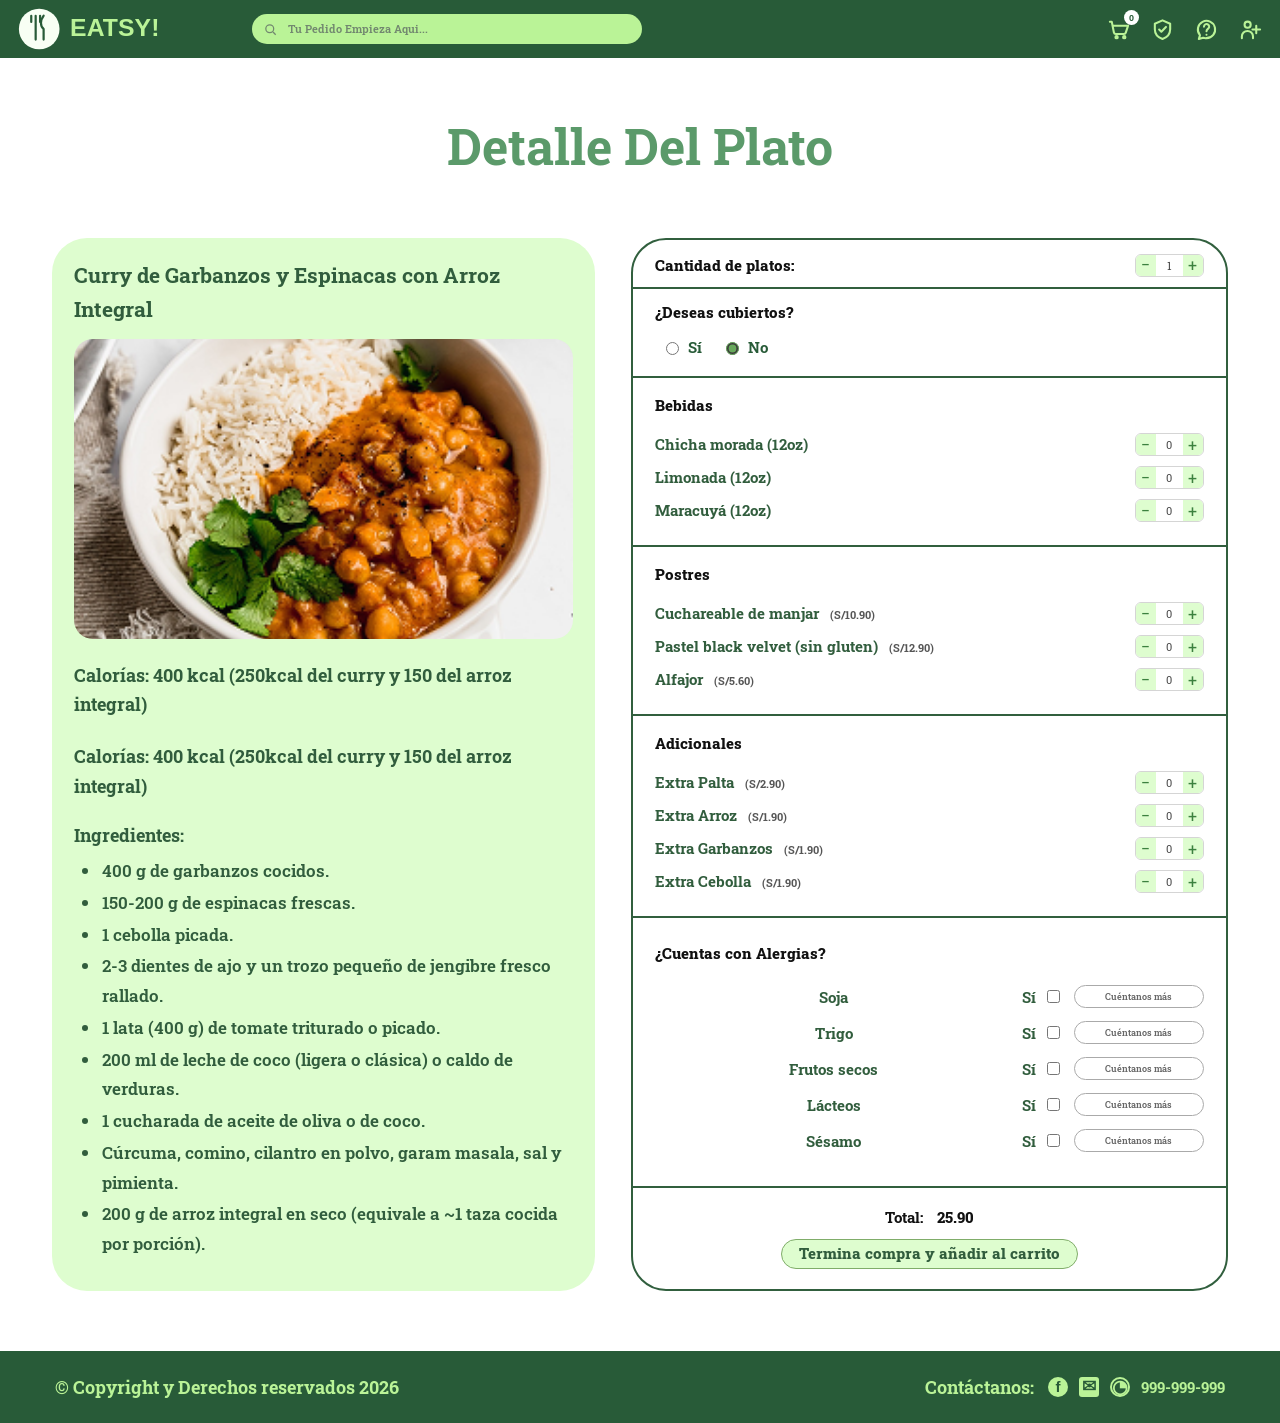
<file: detalle-plato.html>
<!doctype html>
<html lang="es">
<head>
  <meta charset="utf-8">
  <meta name="viewport" content="width=device-width, initial-scale=1">
  <meta name="description" content="Personaliza tu plato de curry de garbanzos y espinacas con arroz integral.">
  <title>EATSY! | Detalle del plato</title>
  <link rel="preconnect" href="https://fonts.googleapis.com"><link rel="preconnect" href="https://fonts.gstatic.com" crossorigin>
  <link href="https://fonts.googleapis.com/css2?family=Roboto+Slab:wght@400;500;600;700;800&display=swap" rel="stylesheet">
  <link rel="stylesheet" href="css/styles.css"><script src="js/main.js" defer></script>
</head>
<body class="page-detail" data-page="detail">
  <header class="site-header">
    <a class="brand" href="index.html" aria-label="EATSY, ir al inicio"><img class="brand-image" src="img/logo-eatsy.svg" alt="EATSY!"></a>
    <label class="search-box"><svg viewBox="0 0 24 24" aria-hidden="true"><circle cx="10.8" cy="10.8" r="6.3"/><path d="m16 16 4.3 4.3"/></svg><input type="search" class="site-search" placeholder="Tu Pedido Empieza Aqui..." aria-label="Buscar platos"></label>
    <nav class="header-actions" aria-label="Accesos rápidos">
      <a href="pago.html" aria-label="Carrito y pago" class="header-icon cart-icon"><svg viewBox="0 0 24 24"><path d="M3 4h2l2.2 11.1a2 2 0 0 0 2 1.6h8.5a2 2 0 0 0 1.9-1.4L22 8H7"/><circle cx="10" cy="20" r="1.2"/><circle cx="18" cy="20" r="1.2"/></svg><span class="cart-count" aria-live="polite">0</span></a>
      <a href="index.html#transparencia" aria-label="Opciones nutricionales" class="header-icon"><svg viewBox="0 0 24 24"><path d="M12 2.5 20 6v5.8c0 5.1-3.3 8.5-8 10.2-4.7-1.7-8-5.1-8-10.2V6z"/><path d="m8.5 12 2.3 2.3 4.8-5"/></svg></a>
      <a href="planes.html" aria-label="Ayuda e información" class="header-icon"><svg viewBox="0 0 24 24"><path d="M12 21a9 9 0 1 0-6.8-3.1L4 22l4.5-1.3A9 9 0 0 0 12 21Z"/><path d="M9.4 9a2.7 2.7 0 1 1 4.7 1.8c-1.2 1.1-2.1 1.5-2.1 3M12 17.4v.1"/></svg></a>
      <a href="login.html" aria-label="Mi cuenta" class="header-icon"><svg viewBox="0 0 24 24"><circle cx="9" cy="7" r="3.2"/><path d="M3 21v-1.7a5.8 5.8 0 0 1 11.6 0V21M18 8v8M14 12h8"/></svg></a>
    </nav>
  </header>
  <main class="detail-main content-width">
    <h1 class="detail-title">Detalle Del Plato</h1>
    <div class="detail-layout">
      <article class="dish-info-panel">
        <h2>Curry de Garbanzos y Espinacas con Arroz Integral</h2>
        <img class="dish-main-image" src="img/Imagen-1.webp" alt="Curry de garbanzos acompañado de arroz integral">        <p class="calories"><strong>Calorías:</strong> 400 kcal (250kcal del curry y 150 del arroz integral)</p>
        <p class="calories"><strong>Calorías:</strong> 400 kcal (250kcal del curry y 150 del arroz integral)</p>
        <h3>Ingredientes:</h3>
        <ul class="ingredients-list">
          <li>400 g de garbanzos cocidos.</li>
          <li>150-200 g de espinacas frescas.</li>
          <li>1 cebolla picada.</li>
          <li>2-3 dientes de ajo y un trozo pequeño de jengibre fresco rallado.</li>
          <li>1 lata (400 g) de tomate triturado o picado.</li>
          <li>200 ml de leche de coco (ligera o clásica) o caldo de verduras.</li>
          <li>1 cucharada de aceite de oliva o de coco.</li>
          <li>Cúrcuma, comino, cilantro en polvo, garam masala, sal y pimienta.</li>
          <li>200 g de arroz integral en seco (equivale a ~1 taza cocida por porción).</li>
        </ul>
      </article>

      <form class="customize-panel" id="dish-form">
        <section class="customize-group quantity-top">
          <div class="dish-quantity-row"><label for="dish-quantity">Cantidad de platos:</label><div class="quantity-control"><button type="button" data-qty-change="-1" data-target="dish-quantity" aria-label="Restar un plato">−</button><input id="dish-quantity" type="number" min="1" max="20" value="1" data-price="25.90"><button type="button" data-qty-change="1" data-target="dish-quantity" aria-label="Añadir un plato">+</button></div></div>
          <div class="cutlery-row"><span>¿Deseas cubiertos?</span><label><input type="radio" name="cutlery" value="Sí"> Sí</label><label><input type="radio" name="cutlery" value="No" checked> No</label></div>
        </section>
        <section class="customize-group">
          <h2>Bebidas</h2>
          <div class="option-row"><label for="drink-chicha">Chicha morada (12oz)</label><div class="quantity-control"><button type="button" data-qty-change="-1" data-target="drink-chicha" aria-label="Quitar chicha">−</button><input id="drink-chicha" type="number" min="0" max="20" value="0" data-price="5.00" data-addon><button type="button" data-qty-change="1" data-target="drink-chicha" aria-label="Añadir chicha">+</button></div></div>
          <div class="option-row"><label for="drink-limonada">Limonada (12oz)</label><div class="quantity-control"><button type="button" data-qty-change="-1" data-target="drink-limonada" aria-label="Quitar limonada">−</button><input id="drink-limonada" type="number" min="0" max="20" value="0" data-price="5.00" data-addon><button type="button" data-qty-change="1" data-target="drink-limonada" aria-label="Añadir limonada">+</button></div></div>
          <div class="option-row"><label for="drink-maracuya">Maracuyá (12oz)</label><div class="quantity-control"><button type="button" data-qty-change="-1" data-target="drink-maracuya" aria-label="Quitar maracuyá">−</button><input id="drink-maracuya" type="number" min="0" max="20" value="0" data-price="5.00" data-addon><button type="button" data-qty-change="1" data-target="drink-maracuya" aria-label="Añadir maracuyá">+</button></div></div>
        </section>
        <section class="customize-group">
          <h2>Postres</h2>
          <div class="option-row"><label for="dessert-manjar">Cuchareable de manjar <small>(S/10.90)</small></label><div class="quantity-control"><button type="button" data-qty-change="-1" data-target="dessert-manjar" aria-label="Quitar cuchareable">−</button><input id="dessert-manjar" type="number" min="0" max="20" value="0" data-price="10.90" data-addon><button type="button" data-qty-change="1" data-target="dessert-manjar" aria-label="Añadir cuchareable">+</button></div></div>
          <div class="option-row"><label for="dessert-cake">Pastel black velvet (sin gluten) <small>(S/12.90)</small></label><div class="quantity-control"><button type="button" data-qty-change="-1" data-target="dessert-cake" aria-label="Quitar pastel">−</button><input id="dessert-cake" type="number" min="0" max="20" value="0" data-price="12.90" data-addon><button type="button" data-qty-change="1" data-target="dessert-cake" aria-label="Añadir pastel">+</button></div></div>
          <div class="option-row"><label for="dessert-alfajor">Alfajor <small>(S/5.60)</small></label><div class="quantity-control"><button type="button" data-qty-change="-1" data-target="dessert-alfajor" aria-label="Quitar alfajor">−</button><input id="dessert-alfajor" type="number" min="0" max="20" value="0" data-price="5.60" data-addon><button type="button" data-qty-change="1" data-target="dessert-alfajor" aria-label="Añadir alfajor">+</button></div></div>
        </section>
        <section class="customize-group">
          <h2>Adicionales</h2>
          <div class="option-row"><label for="extra-palta">Extra Palta <small>(S/2.90)</small></label><div class="quantity-control"><button type="button" data-qty-change="-1" data-target="extra-palta" aria-label="Quitar palta">−</button><input id="extra-palta" type="number" min="0" max="20" value="0" data-price="2.90" data-addon><button type="button" data-qty-change="1" data-target="extra-palta" aria-label="Añadir palta">+</button></div></div>
          <div class="option-row"><label for="extra-arroz">Extra Arroz <small>(S/1.90)</small></label><div class="quantity-control"><button type="button" data-qty-change="-1" data-target="extra-arroz" aria-label="Quitar arroz">−</button><input id="extra-arroz" type="number" min="0" max="20" value="0" data-price="1.90" data-addon><button type="button" data-qty-change="1" data-target="extra-arroz" aria-label="Añadir arroz">+</button></div></div>
          <div class="option-row"><label for="extra-garbanzos">Extra Garbanzos <small>(S/1.90)</small></label><div class="quantity-control"><button type="button" data-qty-change="-1" data-target="extra-garbanzos" aria-label="Quitar garbanzos">−</button><input id="extra-garbanzos" type="number" min="0" max="20" value="0" data-price="1.90" data-addon><button type="button" data-qty-change="1" data-target="extra-garbanzos" aria-label="Añadir garbanzos">+</button></div></div>
          <div class="option-row"><label for="extra-cebolla">Extra Cebolla <small>(S/1.90)</small></label><div class="quantity-control"><button type="button" data-qty-change="-1" data-target="extra-cebolla" aria-label="Quitar cebolla">−</button><input id="extra-cebolla" type="number" min="0" max="20" value="0" data-price="1.90" data-addon><button type="button" data-qty-change="1" data-target="extra-cebolla" aria-label="Añadir cebolla">+</button></div></div>
        </section>
        <section class="customize-group allergies-group">
          <h2>¿Cuentas con Alergias?</h2>
          <div class="allergy-row"><label for="allergy-soy">Soja</label><label class="allergy-check">Sí <input id="allergy-soy" type="checkbox"></label><button class="more-button" type="button" data-allergy-note="note-soy">Cuéntanos más</button><input id="note-soy" class="allergy-note" type="text" placeholder="Cuéntanos más sobre tu alergia" hidden></div>
          <div class="allergy-row"><label for="allergy-wheat">Trigo</label><label class="allergy-check">Sí <input id="allergy-wheat" type="checkbox"></label><button class="more-button" type="button" data-allergy-note="note-wheat">Cuéntanos más</button><input id="note-wheat" class="allergy-note" type="text" placeholder="Cuéntanos más sobre tu alergia" hidden></div>
          <div class="allergy-row"><label for="allergy-nuts">Frutos secos</label><label class="allergy-check">Sí <input id="allergy-nuts" type="checkbox"></label><button class="more-button" type="button" data-allergy-note="note-nuts">Cuéntanos más</button><input id="note-nuts" class="allergy-note" type="text" placeholder="Cuéntanos más sobre tu alergia" hidden></div>
          <div class="allergy-row"><label for="allergy-dairy">Lácteos</label><label class="allergy-check">Sí <input id="allergy-dairy" type="checkbox"></label><button class="more-button" type="button" data-allergy-note="note-dairy">Cuéntanos más</button><input id="note-dairy" class="allergy-note" type="text" placeholder="Cuéntanos más sobre tu alergia" hidden></div>
          <div class="allergy-row"><label for="allergy-sesame">Sésamo</label><label class="allergy-check">Sí <input id="allergy-sesame" type="checkbox"></label><button class="more-button" type="button" data-allergy-note="note-sesame">Cuéntanos más</button><input id="note-sesame" class="allergy-note" type="text" placeholder="Cuéntanos más sobre tu alergia" hidden></div>
        </section>
        <div class="order-total"><p><strong>Total:</strong> <output id="total-price" aria-live="polite">25.90</output></p><button type="submit" class="checkout-button">Termina compra y añadir al carrito</button></div>
      </form>
    </div>
  </main>
  <footer class="site-footer"><p>© Copyright y Derechos reservados 2026</p><div class="footer-contact"><strong>Contáctanos:</strong><a class="social-icon" href="https://www.facebook.com/" aria-label="Facebook">f</a><a class="social-icon mail-social" href="mailto:hola@eatsy.example" aria-label="Correo">✉</a><a class="social-icon whatsapp-social" href="https://wa.me/51999999999" aria-label="WhatsApp">◔</a><a href="tel:+51999999999" class="phone-link">999-999-999</a></div></footer>
</body>
</html>
</file>
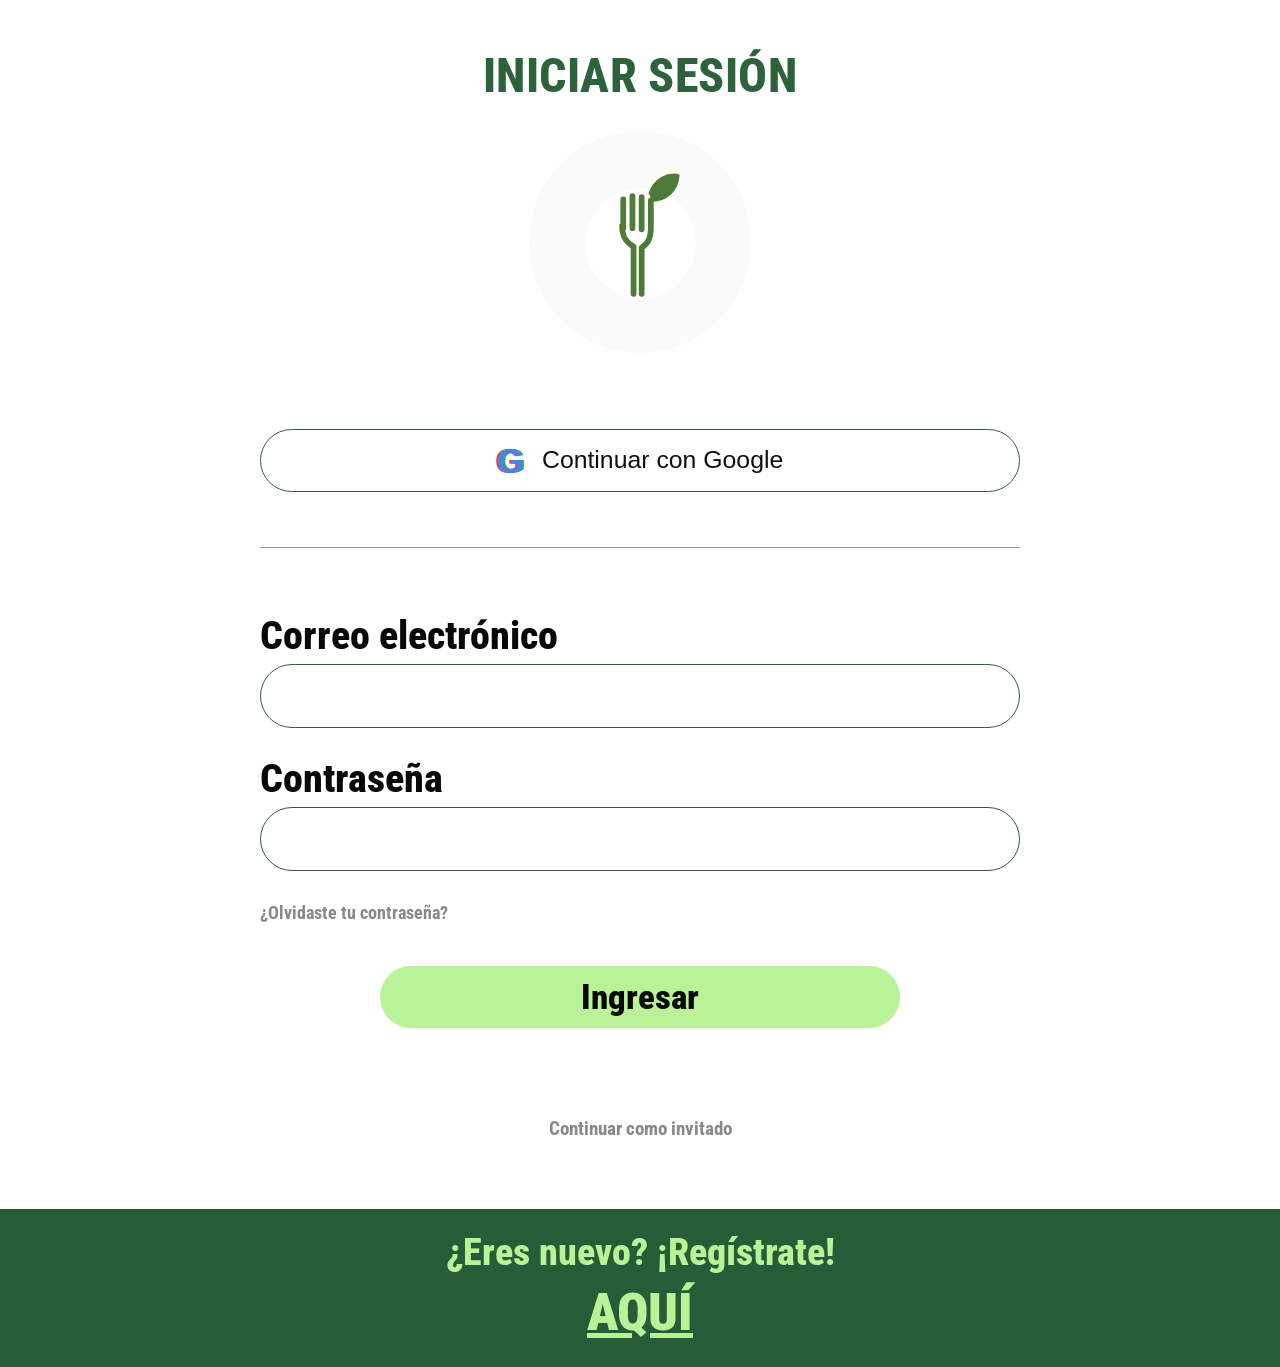
<file: login.html>
<!doctype html>
<html lang="es">
<head>
  <meta charset="utf-8">
  <meta name="viewport" content="width=device-width, initial-scale=1">
  <meta name="description" content="Inicia sesión en EATSY! para continuar tu pedido.">
  <title>EATSY! | Iniciar sesión</title>
  <link rel="preconnect" href="https://fonts.googleapis.com">
  <link rel="preconnect" href="https://fonts.gstatic.com" crossorigin>
  <link href="https://fonts.googleapis.com/css2?family=Roboto+Condensed:wght@400;500;600;700;800;900&family=Roboto+Slab:wght@400;500;600;700;800&display=swap" rel="stylesheet">
  <link rel="stylesheet" href="css/styles.css">
  <script src="js/main.js" defer></script>
</head>
<body class="auth-page page-login">
  <main class="login-main">
    <h1 class="auth-heading">INICIAR SESIÓN</h1>
    <a href="index.html" class="auth-logo" aria-label="EATSY! - volver al inicio"><svg viewBox="0 0 100 150" role="img" aria-label="Logo de EATSY"><circle cx="50" cy="76" r="48" fill="#fff"/><g fill="none" stroke="#4e7b38" stroke-linecap="round" stroke-linejoin="round"><path d="M35 38v25M43 35v28M51 36v28M59 39v24M34 61c0 9 3 14 10 18v41M59 62c0 9-2 14-8 18v40" stroke-width="5"/><path d="M58 33c4-13 16-18 25-16-1 13-10 22-24 22" fill="#4e7b38" stroke-width="2"/></g></svg></a>
    <button class="google-button" type="button" data-google-login><span class="google-g" aria-hidden="true">G</span><span>Continuar con Google</span></button>
    <hr class="auth-divider">
    <form class="auth-form" id="login-form">
      <div class="auth-field"><label for="login-email">Correo electrónico</label><input id="login-email" name="email" type="email" autocomplete="email" required></div>
      <div class="auth-field"><label for="login-password">Contraseña</label><input id="login-password" name="password" type="password" autocomplete="current-password" required></div>
      <a href="#recuperar" class="auth-text-link" data-forgot-password>¿Olvidaste tu contraseña?</a>
      <button class="auth-submit" type="submit">Ingresar</button>
      <p class="auth-status" id="login-status" role="status" aria-live="polite"></p>
    </form>
    <a href="index.html" class="auth-guest">Continuar como invitado</a>
  </main>
  <footer class="auth-bottom-cta">
    <p>¿Eres nuevo? ¡Regístrate!</p>
    <a href="registro.html">AQUÍ</a>
  </footer>
</body>
</html>
</file>
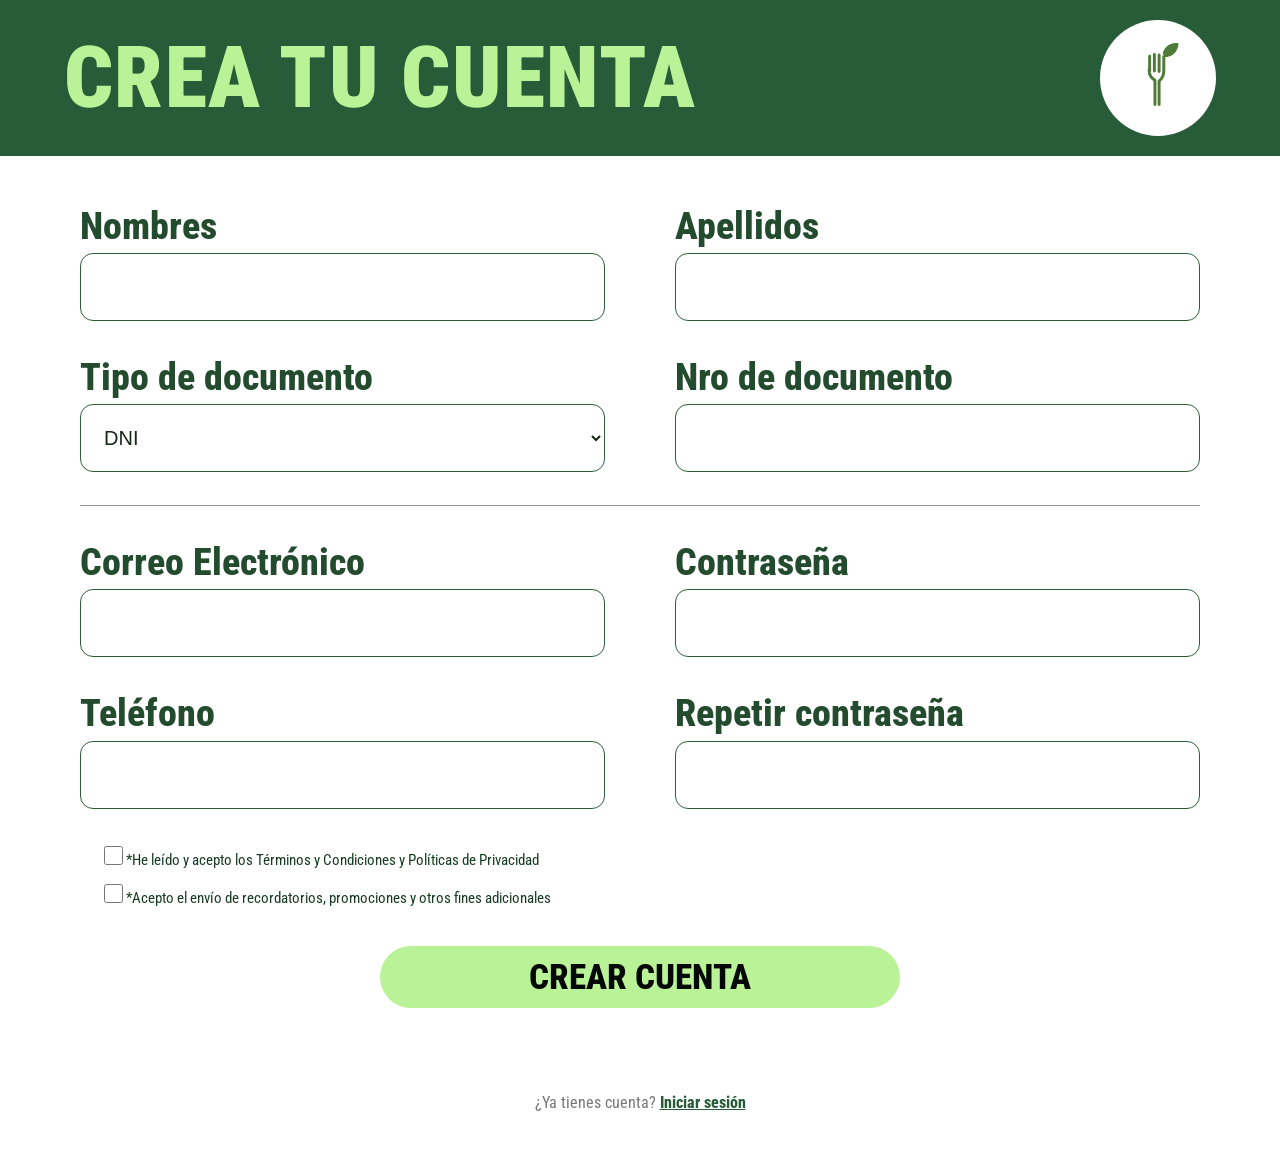
<file: registro.html>
<!doctype html>
<html lang="es">
<head>
  <meta charset="utf-8">
  <meta name="viewport" content="width=device-width, initial-scale=1">
  <meta name="description" content="Crea tu cuenta de EATSY!.">
  <title>EATSY! | Crea tu cuenta</title>
  <link rel="preconnect" href="https://fonts.googleapis.com">
  <link rel="preconnect" href="https://fonts.gstatic.com" crossorigin>
  <link href="https://fonts.googleapis.com/css2?family=Roboto+Condensed:wght@400;500;600;700;800;900&family=Roboto+Slab:wght@400;500;600;700;800&display=swap" rel="stylesheet">
  <link rel="stylesheet" href="css/styles.css">
  <script src="js/main.js" defer></script>
</head>
<body class="auth-page page-register">
  <header class="register-banner">
    <h1>CREA TU CUENTA</h1>
    <a href="index.html" class="auth-logo" aria-label="EATSY! - volver al inicio"><svg viewBox="0 0 100 150" role="img" aria-label="Logo de EATSY"><circle cx="50" cy="76" r="48" fill="#fff"/><g fill="none" stroke="#4e7b38" stroke-linecap="round" stroke-linejoin="round"><path d="M35 38v25M43 35v28M51 36v28M59 39v24M34 61c0 9 3 14 10 18v41M59 62c0 9-2 14-8 18v40" stroke-width="5"/><path d="M58 33c4-13 16-18 25-16-1 13-10 22-24 22" fill="#4e7b38" stroke-width="2"/></g></svg></a>
  </header>
  <main class="register-main">
    <form class="register-form" id="register-form">
      <div class="auth-field"><label for="first-name">Nombres</label><input id="first-name" name="nombres" autocomplete="given-name" required></div>
      <div class="auth-field"><label for="last-name">Apellidos</label><input id="last-name" name="apellidos" autocomplete="family-name" required></div>
      <div class="auth-field"><label for="document-type">Tipo de documento</label><select id="document-type" name="tipo-documento"><option value="DNI">DNI</option><option value="CE">Carné de extranjería</option><option value="PAS">Pasaporte</option></select></div>
      <div class="auth-field"><label for="document-number">Nro de documento</label><input id="document-number" name="documento" inputmode="numeric" autocomplete="off" required></div>
      <hr class="register-divider">
      <div class="auth-field"><label for="register-email">Correo Electrónico</label><input id="register-email" name="email" type="email" autocomplete="email" required></div>
      <div class="auth-field"><label for="register-password">Contraseña</label><input id="register-password" name="password" type="password" autocomplete="new-password" minlength="8" required></div>
      <div class="auth-field"><label for="register-phone">Teléfono</label><input id="register-phone" name="telefono" type="tel" autocomplete="tel" inputmode="tel" required></div>
      <div class="auth-field"><label for="repeat-password">Repetir contraseña</label><input id="repeat-password" name="repetir-password" type="password" autocomplete="new-password" minlength="8" required></div>
      <div class="register-options" aria-label="Opciones de cuenta">
        <label><input type="checkbox" name="terms" required><span>*He leído y acepto los Términos y Condiciones y Políticas de Privacidad</span></label>
        <label><input type="checkbox" name="marketing"><span>*Acepto el envío de recordatorios, promociones y otros fines adicionales</span></label>
      </div>
      <button class="auth-submit register-submit" type="submit">CREAR CUENTA</button>
      <p class="auth-status" id="register-status" role="status" aria-live="polite"></p>
      <p class="register-login-link">¿Ya tienes cuenta? <a href="login.html">Iniciar sesión</a></p>
    </form>
  </main>
</body>
</html>
</file>
<file: css/styles.css>
:root {
  --green: #285b38;
  --deep-green: #073d20;
  --mid-green: #397047;
  --lime: #baf397;
  --pale-lime: #defdcf;
  --soft-lime: #e5ffd8;
  --border-green: #315f3e;
  --white: #ffffff;
  --ink: #102f1a;
  --muted: #5e6b5e;
  --serif: "Roboto Slab", Georgia, "Times New Roman", serif;
  --shadow: 0 4px 8px rgb(14 38 20 / 16%);
}

* { box-sizing: border-box; }
html { scroll-behavior: smooth; }
body {
  margin: 0;
  color: var(--ink);
  background: var(--white);
  font-family: var(--serif);
  font-size: 15px;
  line-height: 1.48;
}
img { max-width: 100%; display: block; }
a { color: inherit; }
button, input, select, textarea { font: inherit; }
button, select { cursor: pointer; }
button:focus-visible, a:focus-visible, input:focus-visible, select:focus-visible, textarea:focus-visible {
  outline: 3px solid #80c65e;
  outline-offset: 3px;
}
.content-width { width: min(1200px, calc(100% - 64px)); margin-inline: auto; }

/* Shared header */
.site-header {
  min-height: 58px;
  padding: 6px 18px;
  background: var(--green);
  color: var(--lime);
  display: grid;
  grid-template-columns: 210px minmax(230px, 390px) 1fr;
  align-items: center;
  gap: 24px;
  position: relative;
  z-index: 5;
}
.brand { display: inline-flex; align-items: center; justify-self: start; text-decoration: none; min-width: 0; width: fit-content; }
.brand-image { display: block; width: 172px; height: 46px; max-width: 100%; object-fit: contain; object-position: left center; flex: 0 1 auto; }
.brand-mark { width: 46px; height: 46px; display: block; flex: 0 0 auto; }
.brand-mark svg { width: 100%; height: 100%; display: block; }
.brand-name { font-family: Arial, Helvetica, sans-serif; font-weight: 800; letter-spacing: .1px; font-size: 23px; color: var(--lime); }
.search-box {
  min-width: 0;
  height: 30px;
  display: flex;
  align-items: center;
  gap: 8px;
  padding: 0 11px;
  border-radius: 20px;
  background: var(--lime);
  color: #71876f;
  width: 100%;
}
.search-box svg { width: 15px; height: 15px; fill: none; stroke: currentColor; stroke-width: 2; flex: 0 0 auto; }
.search-box input { width: 100%; border: 0; outline: 0; min-width: 0; background: transparent; color: var(--deep-green); font-size: 11px; font-weight: 600; }
.search-box input::placeholder { color: #71876f; opacity: 1; }
.header-actions { display: flex; justify-content: flex-end; align-items: center; gap: 20px; }
.header-icon { color: var(--lime); width: 24px; height: 28px; display: inline-flex; align-items: center; justify-content: center; text-decoration: none; position: relative; }
.header-icon svg { width: 23px; height: 23px; fill: none; stroke: currentColor; stroke-width: 2.15; stroke-linecap: round; stroke-linejoin: round; }
.header-icon:hover { color: #fff; transform: translateY(-1px); }
.cart-count { position: absolute; right: -9px; top: -5px; display: grid; place-items: center; min-width: 15px; height: 15px; padding: 0 3px; border-radius: 999px; font: 700 9px Arial, sans-serif; background: #fff; color: var(--green); }

/* Shared footer */
.site-footer {
  min-height: 72px;
  margin-top: 30px;
  padding: 14px max(4.3%, calc((100% - 1200px) / 2));
  background: var(--green);
  color: var(--lime);
  display: flex;
  align-items: center;
  justify-content: space-between;
  gap: 18px;
  font-size: 18px;
  font-weight: 700;
}
.site-footer p { margin: 0; }
.footer-contact { display: flex; align-items: center; justify-content: flex-end; gap: 11px; white-space: nowrap; }
.footer-contact strong { margin-right: 3px; }
.social-icon { width: 20px; height: 20px; border-radius: 50%; background: var(--lime); color: var(--green); text-decoration: none; display: inline-flex; justify-content: center; align-items: center; font: 800 15px Arial, sans-serif; }
.mail-social { border-radius: 3px; font-size: 17px; }
.whatsapp-social { border: 2px solid var(--lime); background: transparent; color: var(--lime); font-size: 18px; }
.phone-link { text-decoration: none; font-size: 15px; }

/* Home / page 1 */
.home-hero {
  min-height: 185px;
  display: grid;
  place-items: center;
  text-align: center;
  padding: 28px 24px;
  background: linear-gradient(90deg, rgb(255 255 255 / 35%), rgb(255 255 255 / 16%)), url("https://images.unsplash.com/photo-1490645935967-10de6ba17061?auto=format&fit=crop&w=1800&q=90") center 48% / cover no-repeat;
}
.home-hero h1 { margin: 0; font-size: clamp(2rem, 5.2vw, 3.75rem); line-height: 1.12; font-weight: 800; color: var(--deep-green); letter-spacing: .1px; }
.feature-grid { display: grid; grid-template-columns: repeat(4, minmax(0, 1fr)); gap: 26px 30px; }
.page-home .feature-grid { padding-top: 20px; }
.feature-card { min-width: 0; text-align: center; display: flex; flex-direction: column; align-items: center; gap: 14px; }
.feature-card h2, .feature-card h3 {
  margin: 0;
  min-height: 78px;
  width: 100%;
  padding: 14px 8px;
  border-radius: 16px;
  background: var(--lime);
  color: #315e3d;
  font-size: 20px;
  line-height: 1.55;
  display: grid;
  place-content: center;
}
.feature-card h3 { min-height: 78px; }
.feature-image { display: block; width: min(140px, 82%); aspect-ratio: 1 / 1; border-radius: 20px; overflow: hidden; }
.feature-image img { width: 100%; height: 100%; object-fit: cover; transition: transform .25s ease; }
.feature-image:hover img { transform: scale(1.05); }
.pill-button { background: var(--lime); color: #315e3d; border-radius: 99px; padding: 6px 18px; min-width: 128px; text-decoration: none; font-weight: 700; line-height: 1.25; }
.pill-button:hover { background: #a8e784; }
.section-title { margin: 0 0 8px; color: #2d623d; text-align: center; font-size: clamp(2rem, 4.3vw, 3.25rem); line-height: 1.2; font-weight: 800; }
.weekly-home { padding-top: 26px; }
.weekly-home > .section-title { margin-bottom: 10px; }
.weekly-feature-grid { grid-template-columns: repeat(3, minmax(0, 1fr)); gap: 38px; }
.weekly-feature-grid .feature-card { gap: 14px; }
.weekly-feature-grid .feature-image { width: min(145px, 75%); margin-top: 12px; }
.about-section { margin-top: 24px; display: grid; grid-template-columns: minmax(210px, 300px) minmax(0, 1fr); gap: 35px; align-items: center; }
.about-photo { width: 100%; aspect-ratio: 1 / 1; object-fit: cover; border-radius: 22px; }
.about-copy .section-title { text-align: left; margin-bottom: 5px; }
.about-copy p, .about-copy ul, .transparency-copy p, .transparency-copy ul { margin: 4px 0; }
.about-copy ul, .transparency-copy ul { padding-left: 19px; }
.about-copy { font-size: 13px; line-height: 1.55; font-weight: 600; }
.transparency-section { margin-top: 20px; display: grid; grid-template-columns: minmax(0, 1fr) minmax(180px, 290px); align-items: center; gap: 30px; }
.transparency-copy .section-title { text-align: left; margin-bottom: 12px; }
.transparency-copy { font-size: 13px; line-height: 1.55; font-weight: 600; }
.transparency-art { width: 100%; aspect-ratio: 1 / 1; object-fit: cover; border-radius: 8px; }
.page-home .site-footer { margin-top: 8px; }

/* Catalog / page 2 */
.catalog-main { padding-top: 46px; }
.page-title { margin: 0 0 45px; text-align: center; color: var(--deep-green); font-size: clamp(2.2rem, 5.2vw, 3.85rem); line-height: 1.15; font-weight: 800; }
.catalog-toolbar { margin-bottom: 30px; display: flex; justify-content: space-between; align-items: center; gap: 20px; }
.catalog-toolbar > p { margin: 0; color: #07522d; font-size: 23px; font-weight: 700; }
.filter-control { display: flex; gap: 13px; align-items: center; color: #666; font-size: 17px; font-weight: 700; }
.filter-control select { width: 174px; border: 1px solid #aaa; border-radius: 99px; padding: 6px 12px; background: #fff; color: #606060; font-size: 13px; }
.catalog-section { margin-bottom: 22px; }
.catalog-section-title { min-height: 0; margin: 0 0 11px 8px; color: #07522d; font-weight: 700; font-size: 23px; line-height: 1.35; }
.catalog-section:first-of-type .catalog-section-title { display: none; }
.flame { color: #ff593a; font-size: 30px; vertical-align: -2px; }
.product-grid { display: grid; grid-template-columns: repeat(4, minmax(0, 1fr)); gap: 18px 30px; }
.product-card {
  min-width: 0;
  border: 1px solid #999;
  border-radius: 34px;
  padding: 18px 18px 15px;
  display: flex;
  flex-direction: column;
  align-items: stretch;
  box-shadow: 0 1px 2px rgb(0 0 0 / 3%);
  color: #163c22;
}
.product-image { width: min(150px, 100%); height: 132px; border-radius: 20px; margin: 0 auto 8px; overflow: hidden; display: block; }
.product-image img { width: 100%; height: 100%; object-fit: cover; transition: transform .2s ease; }
.product-image:hover img { transform: scale(1.04); }
.add-cart-button { margin: 0 auto 10px; min-height: 23px; width: min(160px, 100%); border: 0; border-radius: 8px; padding: 3px 7px; background: #00552f; color: #fff; font-size: 11px; font-weight: 700; line-height: 1.3; }
.add-cart-button:hover { background: #267245; }
.product-card h3 { margin: 0 0 8px; font-size: 12.5px; line-height: 1.65; font-weight: 700; flex: 1 0 auto; }
.product-card h3 a { text-decoration: none; }
.product-card h3 a:hover { text-decoration: underline; }
.tags { display: flex; flex-wrap: wrap; gap: 5px 7px; margin-bottom: 8px; }
.tags span { display: inline-block; padding: 3px 10px; border-radius: 50px; background: var(--lime); color: #174326; font-size: 8px; line-height: 1.4; white-space: nowrap; }
.product-bottom { margin-top: auto; display: flex; align-items: center; justify-content: space-between; gap: 7px; }
.product-bottom strong { font-size: 18px; white-space: nowrap; }
.info-button { display: grid; place-items: center; width: 28px; height: 28px; flex: 0 0 auto; border-radius: 50%; background: #202020; color: white; text-decoration: none; font-family: Georgia, serif; font-size: 20px; font-style: italic; }
.info-button:hover { background: var(--green); }
.no-results { padding: 20px; color: var(--green); font-weight: 700; text-align: center; }
.page-catalog .site-footer { margin-top: 22px; }

/* Dish detail / page 3 */
.detail-main { padding-top: 58px; }
.detail-title { margin: 0 0 62px; color: #5b9a6a; text-align: center; font-weight: 700; font-size: clamp(2.15rem, 4.8vw, 3.1rem); line-height: 1.2; }
.detail-layout { display: grid; grid-template-columns: minmax(0, .91fr) minmax(0, 1fr); align-items: stretch; gap: 36px; padding-inline: 12px; }
.dish-info-panel { background: var(--pale-lime); border-radius: 35px; padding: 20px 22px 30px; color: #315d3d; }
.dish-info-panel h2 { margin: 0 0 12px; font-size: 21px; line-height: 1.65; }
.dish-main-image { width: 100%; height: 300px; object-fit: cover; border-radius: 19px; }
.calories { margin: 22px 0 20px; font-size: 18px; line-height: 1.65; font-weight: 700; }
.dish-info-panel h3 { margin: 20px 0 8px; font-size: 18px; }
.ingredients-list { padding-left: 27px; margin: 0; font-size: 17px; font-weight: 600; line-height: 1.75; }
.ingredients-list li { padding-left: 1px; margin: 2px 0; }
.customize-panel { border: 2.5px solid var(--border-green); border-radius: 35px; overflow: hidden; align-self: stretch; display: flex; flex-direction: column; min-width: 0; }
.customize-group { padding: 16px 22px 18px; border-bottom: 2.5px solid var(--border-green); }
.customize-group h2 { margin: 0 0 12px; color: #111; font-size: 15px; font-weight: 800; }
.quantity-top { padding-top: 14px; }
.dish-quantity-row { min-height: 28px; display: flex; align-items: center; justify-content: space-between; gap: 12px; padding-bottom: 10px; }
.dish-quantity-row > label, .cutlery-row > span { color: #111; font-weight: 800; font-size: 15px; }
.cutlery-row { border-top: 2px solid var(--border-green); margin-inline: -22px; padding: 12px 22px 0; display: flex; align-items: center; gap: 13px; flex-wrap: wrap; }
.cutlery-row > span { flex-basis: 100%; }
.cutlery-row label { display: inline-flex; align-items: center; gap: 6px; margin-left: 6px; color: var(--green); font-weight: 700; }
.quantity-control { display: inline-flex; align-items: center; justify-content: center; flex: 0 0 auto; overflow: hidden; height: 23px; background: #fff; border: 1px solid #d5d5d5; border-radius: 6px; }
.quantity-control button { border: 0; background: var(--pale-lime); color: #3c813f; width: 20px; height: 21px; padding: 0; font-size: 16px; line-height: 1; }
.quantity-control button:hover { background: var(--lime); }
.quantity-control input { width: 27px; height: 21px; padding: 0; border: 0; border-radius: 0; color: #444; text-align: center; font-size: 11px; background: #fff; -moz-appearance: textfield; }
.quantity-control input::-webkit-outer-spin-button, .quantity-control input::-webkit-inner-spin-button { -webkit-appearance: none; margin: 0; }
.option-row { min-height: 33px; display: flex; align-items: center; justify-content: space-between; gap: 12px; padding: 3px 0; }
.option-row > label { color: #315d3d; font-size: 15px; line-height: 1.4; font-weight: 700; }
.option-row small { color: #555; font-size: 11px; white-space: nowrap; margin-left: 7px; }
.allergies-group { padding-top: 24px; padding-bottom: 27px; }
.allergies-group h2 { margin-bottom: 14px; }
.allergy-row { display: grid; grid-template-columns: minmax(90px, 1fr) 48px minmax(100px, 130px); gap: 7px; align-items: center; min-height: 36px; }
.allergy-row > label:first-child { text-align: center; color: #315d3d; font-weight: 700; }
.allergy-check { display: flex; align-items: center; justify-content: center; gap: 7px; color: #315d3d; font-weight: 700; }
.allergy-check input, .cutlery-row input { accent-color: #68a95c; }
.more-button { background: white; border: 1px solid #aaa; border-radius: 99px; padding: 4px 6px; font-size: 9px; color: #666; font-weight: 600; }
.more-button:hover { background: var(--pale-lime); }
.allergy-note { grid-column: 1 / -1; width: 100%; border: 1px solid #9db49e; border-radius: 8px; padding: 7px; font-size: 12px; }
.order-total { padding: 18px 14px 20px; text-align: center; display: flex; flex-direction: column; align-items: center; gap: 11px; margin-top: auto; }
.order-total p { margin: 0; display: flex; gap: 14px; align-items: center; color: #111; font-size: 15px; }
.order-total output { font-weight: 800; }
.checkout-button { max-width: 100%; padding: 3px 17px; border-radius: 99px; border: 1px solid #80ad6a; background: var(--pale-lime); color: #315d3d; font-weight: 800; line-height: 1.45; }
.checkout-button:hover { background: var(--lime); }
.page-detail .site-footer { margin-top: 60px; }

/* Weekly plans / page 4 */
.plans-main { padding-top: 56px; }
.plans-title { margin: 0 0 28px; text-align: center; color: #1f4229; font-size: clamp(2rem, 4.5vw, 2.9rem); line-height: 1.7; font-weight: 800; }
.reviews-grid { display: grid; grid-template-columns: repeat(2, minmax(0, 1fr)); gap: 55px; margin: 0 24px 40px; }
.review-card { background: var(--pale-lime); border: 3px solid #496f4c; border-radius: 34px; padding: 10px 25px 16px; box-shadow: 0 4px 5px rgb(0 0 0 / 18%); color: #070d08; font-family: Georgia, "Times New Roman", serif; line-height: 1.3; }
.review-card > h2 { margin: 0 0 3px; text-align: center; font: 800 24px Arial, sans-serif; color: #24492e; }
.leaf-badge { display: inline-grid; place-items: center; border: 2px solid currentColor; width: 24px; height: 24px; border-radius: 6px; font-size: 17px; }
.review-person { display: grid; grid-template-columns: 40px minmax(0, 1fr) 60px; align-items: center; gap: 7px; }
.avatar { width: 38px; height: 38px; border: 1.5px solid #214b2e; border-radius: 50%; display: grid; place-items: center; color: #214b2e; font: 25px Arial, sans-serif; }
.review-person p { margin: 0; font-size: 13px; }
.review-person small { font-size: 11px; }
.review-person img { width: 58px; height: 58px; object-fit: cover; border-radius: 50%; border: 2px solid #fff; }
.stars { margin: 3px 0 2px; color: #214b2e; font: 800 21px Arial, sans-serif; letter-spacing: 1px; }
.review-card h3 { margin: 3px 0 4px; font-size: 14px; }
.review-card > p:not(.stars) { margin: 0 0 6px; font-size: 13px; }
.review-link { font-size: 12px; text-decoration: none; }
.review-link:hover { text-decoration: underline; }
.plans-grid { display: grid; grid-template-columns: repeat(3, minmax(0, 1fr)); gap: 16px; margin: 0 0 24px; align-items: stretch; }
.plan-card { background: var(--soft-lime); border-radius: 17px; padding: 33px 22px 24px; color: #315d3d; min-width: 0; }
.plan-card h2 { margin: 0 0 15px; color: #050805; text-align: center; font-size: 31px; line-height: 1.65; }
.plan-price { margin: 0 0 38px; color: #000; text-align: center; font-size: clamp(2rem, 3.3vw, 2.75rem); line-height: 1.25; font-weight: 800; white-space: nowrap; }
.plan-card ul { margin: 0; padding-left: 18px; font-size: 17px; font-weight: 700; line-height: 1.75; }
.plan-card li { padding-left: 1px; margin-bottom: 5px; }
.plan-pro { background: var(--green); color: var(--pale-lime); }
.plan-pro h2, .plan-pro .plan-price { color: var(--pale-lime); }
.page-plans .site-footer { margin-top: 80px; }

/* Responsive adaptations */
@media (min-width: 1400px) {
  .home-hero { min-height: 210px; }
  .product-card { padding-inline: 22px; }
  .product-image { height: 145px; }
}
@media (max-width: 1000px) {
  .content-width { width: min(100% - 40px, 850px); }
  .site-header { grid-template-columns: 165px minmax(170px, 1fr) auto; gap: 16px; }
  .header-actions { gap: 13px; }
  .brand-image { width: 158px; height: 40px; }
  .brand-mark { width: 40px; height: 40px; }
  .brand-name { font-size: 21px; }
  .feature-grid { gap: 22px 16px; }
  .feature-card h2, .feature-card h3 { font-size: 16px; min-height: 70px; }
  .product-grid { gap: 16px; }
  .product-card { padding: 14px 12px 13px; border-radius: 27px; }
  .product-image { height: 115px; }
  .product-card h3 { font-size: 12px; }
  .tags { gap: 4px; }
  .tags span { font-size: 7px; padding-inline: 7px; }
  .product-bottom strong { font-size: 16px; }
  .detail-layout { gap: 22px; padding-inline: 0; }
  .dish-info-panel { padding-inline: 18px; }
  .dish-main-image { height: 250px; }
  .customize-group { padding-inline: 16px; }
  .cutlery-row { margin-inline: -16px; padding-inline: 16px; }
  .option-row > label { font-size: 13px; }
  .allergy-row { grid-template-columns: minmax(70px, 1fr) 40px minmax(85px, 115px); gap: 4px; }
  .reviews-grid { gap: 24px; margin-inline: 0; }
  .review-card { padding-inline: 17px; }
  .plan-card { padding: 25px 17px 20px; }
  .plan-card h2 { font-size: 25px; }
  .plan-card ul { font-size: 14px; }
  .plan-price { margin-bottom: 28px; }
  .site-footer { font-size: 15px; padding-inline: 20px; }
}
@media (max-width: 700px) {
  .content-width { width: calc(100% - 30px); }
  .site-header { grid-template-columns: 1fr auto; gap: 8px 12px; padding: 7px 13px 10px; }
  .brand { grid-column: 1; grid-row: 1; }
  .brand-image { width: 146px; height: 37px; }
  .brand-mark { width: 37px; height: 37px; }
  .brand-name { font-size: 20px; }
  .header-actions { grid-column: 2; grid-row: 1; gap: 11px; }
  .header-icon, .header-icon svg { width: 22px; height: 22px; }
  .search-box { grid-column: 1 / -1; grid-row: 2; height: 32px; }
  .home-hero { min-height: 150px; padding: 25px 14px; }
  .home-hero h1 { font-size: clamp(1.65rem, 8vw, 2.65rem); }
  .feature-grid { grid-template-columns: repeat(2, minmax(0, 1fr)); gap: 18px 12px; }
  .page-home .feature-grid { padding-top: 16px; }
  .feature-card { gap: 10px; }
  .feature-card h2, .feature-card h3 { min-height: 64px; padding: 9px 5px; border-radius: 12px; font-size: clamp(12px, 3.7vw, 16px); }
  .feature-image { width: min(135px, 86%); border-radius: 17px; }
  .pill-button { padding: 6px 12px; min-width: 110px; font-size: 13px; }
  .weekly-home { padding-top: 24px; }
  .weekly-feature-grid { grid-template-columns: repeat(3, minmax(0, 1fr)); gap: 8px; }
  .weekly-feature-grid .feature-card h3 { font-size: clamp(10px, 3vw, 14px); min-height: 66px; }
  .weekly-feature-grid .feature-image { width: 92%; margin-top: 5px; }
  .weekly-feature-grid .pill-button { min-width: 0; width: 92%; font-size: 11px; }
  .section-title { font-size: clamp(1.7rem, 7vw, 2.45rem); }
  .about-section { grid-template-columns: 1fr; gap: 15px; margin-top: 24px; }
  .about-photo { width: min(230px, 75%); aspect-ratio: 1.15 / 1; justify-self: center; }
  .about-copy .section-title { text-align: center; }
  .about-copy, .transparency-copy { font-size: 13px; }
  .transparency-section { grid-template-columns: 1fr; gap: 15px; margin-top: 25px; }
  .transparency-copy .section-title { text-align: center; }
  .transparency-art { width: min(230px, 75%); justify-self: center; max-height: 220px; }
  .site-footer { margin-top: 25px; padding: 15px; flex-direction: column; align-items: center; text-align: center; font-size: 13px; gap: 9px; }
  .footer-contact { gap: 9px; flex-wrap: wrap; justify-content: center; font-size: 13px; }
  .phone-link { font-size: 13px; }
  .page-home .site-footer { margin-top: 24px; }

  .catalog-main { padding-top: 28px; }
  .page-title { font-size: clamp(1.8rem, 7vw, 2.8rem); margin-bottom: 22px; }
  .catalog-toolbar { align-items: flex-start; flex-direction: column; gap: 12px; margin-bottom: 19px; }
  .catalog-toolbar > p { font-size: 18px; }
  .filter-control { width: 100%; justify-content: flex-end; font-size: 14px; }
  .filter-control select { width: 140px; }
  .catalog-section-title { font-size: 19px; margin-left: 0; }
  .product-grid { grid-template-columns: repeat(2, minmax(0, 1fr)); gap: 14px 11px; }
  .product-card { padding: 11px 10px 12px; border-radius: 23px; }
  .product-image { width: min(145px, 100%); height: auto; aspect-ratio: 1 / .92; border-radius: 16px; margin-bottom: 7px; }
  .add-cart-button { font-size: 10px; margin-bottom: 8px; }
  .product-card h3 { font-size: 11px; line-height: 1.5; margin-bottom: 8px; }
  .tags { gap: 4px; }
  .tags span { font-size: 7px; padding: 3px 6px; white-space: normal; }
  .product-bottom strong { font-size: 15px; }
  .info-button { width: 25px; height: 25px; }
  .page-catalog .site-footer { margin-top: 20px; }

  .detail-main { padding-top: 30px; }
  .detail-title { font-size: 2.2rem; margin-bottom: 25px; }
  .detail-layout { grid-template-columns: 1fr; gap: 18px; }
  .dish-info-panel { padding: 17px 17px 22px; border-radius: 27px; }
  .dish-info-panel h2 { font-size: 18px; line-height: 1.45; }
  .dish-main-image { height: auto; aspect-ratio: 1.2 / 1; }
  .calories { font-size: 15px; margin: 16px 0; }
  .ingredients-list { font-size: 14px; line-height: 1.65; }
  .customize-panel { border-radius: 27px; }
  .customize-group { padding: 13px 13px 15px; }
  .customize-group h2 { font-size: 14px; }
  .cutlery-row { margin-inline: -13px; padding: 11px 13px 0; }
  .dish-quantity-row > label, .cutlery-row > span { font-size: 13px; }
  .option-row > label { font-size: 12px; }
  .option-row small { font-size: 10px; margin-left: 2px; }
  .quantity-control { height: 22px; }
  .quantity-control button { width: 19px; }
  .quantity-control input { width: 23px; }
  .allergy-row { grid-template-columns: minmax(80px, 1fr) 46px minmax(88px, 115px); }
  .allergy-row > label:first-child, .allergy-check { font-size: 12px; }
  .more-button { font-size: 9px; }
  .checkout-button { font-size: 12px; }
  .page-detail .site-footer { margin-top: 30px; }

  .plans-main { padding-top: 28px; }
  .plans-title { font-size: clamp(1.55rem, 6.1vw, 2.3rem); line-height: 1.4; margin-bottom: 22px; }
  .reviews-grid { grid-template-columns: 1fr; gap: 17px; margin: 0 0 24px; }
  .review-card { border-radius: 25px; padding: 11px 16px 15px; }
  .review-card > h2 { font-size: 21px; }
  .review-person { grid-template-columns: 35px minmax(0, 1fr) 50px; }
  .avatar { width: 34px; height: 34px; }
  .review-person img { width: 48px; height: 48px; }
  .review-card > p:not(.stars) { font-size: 12px; }
  .plans-grid { grid-template-columns: 1fr; gap: 14px; }
  .plan-card { padding: 20px 25px 24px; border-radius: 15px; }
  .plan-card h2 { font-size: 27px; line-height: 1.45; margin-bottom: 12px; }
  .plan-price { font-size: 2.25rem; margin-bottom: 22px; }
  .plan-card ul { font-size: 14px; line-height: 1.65; }
  .page-plans .site-footer { margin-top: 32px; }
}
@media (max-width: 360px) {
  .header-actions { gap: 7px; }
  .brand-name { font-size: 18px; }
  .feature-card h2, .feature-card h3 { font-size: 11px; }
  .weekly-feature-grid .feature-card h3 { font-size: 9px; }
  .product-card { padding-inline: 7px; }
  .product-bottom strong { font-size: 13px; }
  .allergy-row { grid-template-columns: 1fr 42px 93px; }
}


/* Authentication and checkout pages added from Frames 7, 9 and 10 */
.auth-page {
  min-height: 100vh;
  display: flex;
  flex-direction: column;
  font-family: "Roboto Condensed", "Arial Narrow", Arial, sans-serif;
  color: #173c23;
  background: #fff;
}
.auth-page main { flex: 1; }
.auth-heading {
  margin: 0;
  color: #2d623d;
  font-size: clamp(2rem, 4.4vw, 3rem);
  font-weight: 800;
  letter-spacing: .01em;
  line-height: 1.1;
  text-align: center;
}
.auth-logo {
  display: grid;
  place-items: center;
  width: 132px;
  height: 132px;
  margin: 30px auto 0;
  border-radius: 50%;
  background: #fafafa;
}
.auth-logo svg { width: 72px; height: 112px; }
.login-main { width: min(760px, calc(100% - 38px)); margin: 0 auto; padding: 50px 0 66px; }
.login-main .auth-logo { width: 222px; height: 222px; margin-top: 28px; }
.login-main .auth-logo svg { width: 115px; height: 178px; }
.google-button {
  display: flex; align-items: center; justify-content: center; gap: 18px;
  width: 100%; min-height: 63px; margin: 76px 0 55px; padding: 10px 18px;
  border: 1.5px solid #315d3d; border-radius: 999px; background: #fff;
  color: #111; font: 500 clamp(1rem, 2.5vw, 1.55rem) Arial, sans-serif;
}
.google-button:hover { background: #f7fbf4; }
.google-g { font: 800 35px Arial, sans-serif; color: #4285f4; line-height: 1; text-shadow: 2px 0 #34a853, -2px 0 #ea4335; }
.auth-divider { width: 100%; height: 1px; border: 0; background: #9b9b9b; margin: 0 0 65px; }
.auth-form { display: grid; gap: 28px; }
.auth-field { display: grid; gap: 5px; min-width: 0; }
.auth-field label { font-size: clamp(1.35rem, 3.5vw, 2.5rem); font-weight: 800; line-height: 1.15; color: #080808; }
.auth-field input, .auth-field select {
  width: 100%; min-width: 0; min-height: 64px; padding: 12px 19px;
  border: 1.5px solid #315d3d; border-radius: 999px; background: #fff;
  color: #17251a; font: 18px Arial, sans-serif;
}
.auth-field input:focus, .auth-field select:focus { outline: 3px solid #baf397; outline-offset: 2px; }
.auth-text-link { color: #888; font-size: 1.15rem; font-weight: 700; text-decoration: none; }
.auth-text-link:hover { color: var(--green); text-decoration: underline; }
.auth-submit {
  width: min(520px, 78%); min-height: 62px; justify-self: center; margin-top: 12px;
  border: 0; border-radius: 999px; background: #baf397; color: #050805;
  font: 800 clamp(1.4rem, 3.6vw, 2.2rem) "Roboto Condensed", Arial, sans-serif;
  cursor: pointer;
}
.auth-submit:hover { background: #a8e784; }
.auth-status { min-height: 1.4em; margin: 12px 0 0; color: #285b38; font-weight: 700; text-align: center; }
.auth-guest { display: block; width: fit-content; margin: 26px auto 0; color: #888; font-size: 1.2rem; font-weight: 700; text-decoration: none; }
.auth-guest:hover { color: var(--green); text-decoration: underline; }
.auth-bottom-cta {
  padding: 22px 16px 25px; background: var(--green); color: var(--lime);
  text-align: center; font-size: clamp(1.3rem, 3.3vw, 2.35rem); font-weight: 800; line-height: 1.15;
}
.auth-bottom-cta p { margin: 0 0 8px; }
.auth-bottom-cta a { display: inline-block; color: var(--lime); font-size: clamp(2rem, 5vw, 3.25rem); font-weight: 900; }

.register-banner {
  display: flex; align-items: center; justify-content: space-between; gap: 20px;
  min-height: 145px; padding: 20px max(5%, calc((100% - 1200px) / 2));
  background: var(--green); color: var(--lime);
}
.register-banner h1 { margin: 0; font-size: clamp(2.35rem, 7vw, 5.4rem); font-weight: 900; line-height: 1; letter-spacing: .015em; }
.register-banner .auth-logo { width: 116px; height: 116px; margin: 0; flex: 0 0 auto; background: #fff; }
.register-banner .auth-logo svg { width: 59px; height: 90px; }
.register-main { width: min(1120px, calc(100% - 64px)); margin: 0 auto; padding: 48px 0 46px; }
.register-form { display: grid; grid-template-columns: repeat(2, minmax(0, 1fr)); gap: 34px 70px; }
.register-form .auth-field label { color: #234b2e; font-size: clamp(1.3rem, 3vw, 2.4rem); }
.register-form .auth-field input, .register-form .auth-field select { min-height: 68px; border-radius: 13px; font-size: 20px; }
.register-divider { grid-column: 1 / -1; height: 1px; border: 0; background: #969696; width: 100%; margin: -1px 0 -3px; }
.register-options { grid-column: 1 / -1; display: flex; flex-direction: column; align-items: flex-start; gap: 10px; margin: 0 0 3px 20px; }
.register-options input, .checkout-consents input { accent-color: #76b65d; width: 19px; height: 19px; }
.register-submit { grid-column: 1 / -1; margin-top: 0; }
.register-login-link { grid-column: 1 / -1; margin: -18px 0 0; text-align: center; color: #777; font-size: 1rem; }
.register-login-link a { color: var(--green); font-weight: 800; }

.checkout-main { width: min(1200px, calc(100% - 64px)); margin: 0 auto; padding: 54px 0 30px; }
.checkout-title { margin: 0 0 46px 10px; color: #315d3d; font-size: clamp(2rem, 3.7vw, 3rem); line-height: 1.15; font-weight: 900; }
.checkout-summary h2, .payment-methods h2 { margin: 0 0 20px 10px; color: #315d3d; font-size: 1.45rem; font-weight: 800; }
.checkout-summary { min-height: 495px; }
.checkout-item { display: grid; justify-items: start; gap: 9px; margin-left: 0; }
.checkout-item img { width: 225px; height: 194px; object-fit: cover; border-radius: 22px; }
.checkout-item p { margin: 0 0 0 50px; color: #080808; font: 800 1.25rem Georgia, "Times New Roman", serif; }
.payment-methods { margin-top: 0; }
.payment-list { display: grid; gap: 32px; padding: 0 8px; margin: 36px 0 78px; }
.payment-option {
  display: grid; grid-template-columns: minmax(235px, 1fr) auto; align-items: center; gap: 20px;
  min-height: 60px; padding: 9px 16px; border: 1px solid #9cac9d; border-radius: 8px;
  color: #111; font: 500 1.17rem Arial, sans-serif; cursor: pointer;
}
.payment-option:has(input:checked) { border-color: #285b38; box-shadow: 0 0 0 2px rgb(40 91 56 / 13%); background: #fbfff8; }
.payment-option input { accent-color: #285b38; }
.payment-label { display: flex; align-items: center; gap: 12px; }
.payment-brands { display: flex; align-items: center; justify-content: flex-start; gap: 20px; min-width: 250px; }
.payment-brand { display: inline-flex; align-items: center; justify-content: center; min-width: 46px; min-height: 31px; padding: 4px 7px; border-radius: 7px; font: 800 13px Arial, sans-serif; }
.brand-mastercard { color: #fff; background: linear-gradient(90deg, #ed1c24 0 50%, #f5a623 50% 100%); border-radius: 18px; }
.brand-diners { color: #fff; background: #0081c9; border-radius: 50%; }
.brand-yape { color: #6b2875; font-style: italic; font-size: 16px; }
.brand-plin { color: #fff; background: #00cbb7; border-radius: 50%; }
.brand-cash { color: #2b8d10; background: #e0f8bd; font-size: 22px; }
.brand-culqi { color: #181818; font-size: 22px; }
.checkout-consents { display: grid; gap: 8px; margin: 0 0 56px 45px; }
.checkout-consents label { display: flex; align-items: flex-start; gap: 8px; color: #234b2e; font-size: 1.1rem; font-weight: 800; line-height: 1.25; }
.checkout-pay { display: block; width: min(280px, 86%); min-height: 50px; margin: 0 auto 4px; font-size: 1.35rem; }
.checkout-hint { max-width: 700px; margin: 16px auto 0; color: #5e6b5e; font-size: .9rem; text-align: center; }
.page-checkout .site-footer { margin-top: 26px; }

@media (max-width: 800px) {
  .login-main { padding: 35px 0 45px; }
  .login-main .auth-logo { width: 165px; height: 165px; margin-top: 22px; }
  .login-main .auth-logo svg { width: 87px; height: 135px; }
  .google-button { margin: 42px 0 34px; min-height: 58px; }
  .auth-divider { margin-bottom: 35px; }
  .auth-field input, .auth-field select { min-height: 56px; }
  .register-main { width: calc(100% - 36px); padding-top: 32px; }
  .register-form { gap: 23px 22px; }
  .register-form .auth-field input, .register-form .auth-field select { min-height: 57px; }
  .checkout-main { width: calc(100% - 34px); padding-top: 34px; }
  .checkout-summary { min-height: 340px; }
  .payment-list { gap: 17px; margin: 28px 0 48px; }
  .payment-option { grid-template-columns: minmax(0, 1fr); gap: 8px; }
  .payment-brands { min-width: 0; padding-left: 28px; }
  .checkout-consents { margin-left: 8px; margin-bottom: 36px; }
  .checkout-consents label { font-size: .98rem; }
}
@media (max-width: 520px) {
  .auth-heading { font-size: 2rem; }
  .login-main { width: calc(100% - 32px); padding: 28px 0 34px; }
  .login-main .auth-logo { width: 132px; height: 132px; margin-top: 20px; }
  .login-main .auth-logo svg { width: 68px; height: 105px; }
  .google-button { gap: 10px; margin: 32px 0 28px; font-size: 1rem; }
  .google-g { font-size: 28px; }
  .auth-divider { margin-bottom: 28px; }
  .auth-form { gap: 19px; }
  .auth-field label { font-size: 1.4rem; }
  .auth-field input { min-height: 53px; }
  .auth-submit { width: 88%; min-height: 54px; }
  .auth-bottom-cta { padding: 18px 12px 20px; }
  .register-banner { min-height: 100px; padding: 15px 17px; }
  .register-banner h1 { font-size: clamp(2rem, 8vw, 3rem); }
  .register-banner .auth-logo { width: 74px; height: 74px; }
  .register-banner .auth-logo svg { width: 40px; height: 61px; }
  .register-main { width: calc(100% - 30px); padding: 27px 0 32px; }
  .register-form { grid-template-columns: 1fr; gap: 18px; }
  .register-form .auth-field label { font-size: 1.3rem; }
  .register-form .auth-field input, .register-form .auth-field select { min-height: 52px; }
  .register-divider { margin: 6px 0; }
  .register-options { margin: 3px 0 0 7px; }
  .register-submit { grid-column: 1; width: 100%; }
  .register-login-link { grid-column: 1; margin-top: 0; }
  .checkout-title { margin: 0 0 30px; font-size: 2rem; }
  .checkout-summary { min-height: 285px; }
  .checkout-summary h2, .payment-methods h2 { margin-left: 0; font-size: 1.25rem; }
  .checkout-item { justify-items: center; }
  .checkout-item img { width: min(225px, 100%); height: 185px; }
  .checkout-item p { margin-left: 0; }
  .payment-option { padding: 10px 12px; font-size: 1rem; }
  .payment-brands { gap: 10px; padding-left: 26px; }
  .checkout-pay { margin-top: 0; }
}

.sr-only { position: absolute; width: 1px; height: 1px; padding: 0; margin: -1px; overflow: hidden; clip: rect(0, 0, 0, 0); white-space: nowrap; border: 0; }

/* The reference payment rows do not show radio circles; selection remains keyboard-accessible. */
.page-checkout .payment-label input {
  position: absolute;
  width: 1px;
  height: 1px;
  padding: 0;
  margin: -1px;
  overflow: hidden;
  clip: rect(0, 0, 0, 0);
  white-space: nowrap;
  border: 0;
}
.page-checkout .payment-option:focus-within {
  outline: 3px solid #baf397;
  outline-offset: 2px;
}
.page-checkout .site-header { grid-template-columns: 210px minmax(0, 1fr) auto; }
.page-checkout .site-header > span[aria-hidden="true"] { display: none; }
@media (max-width: 700px) {
  .page-checkout .site-header { grid-template-columns: 1fr auto; }
}
</file>
